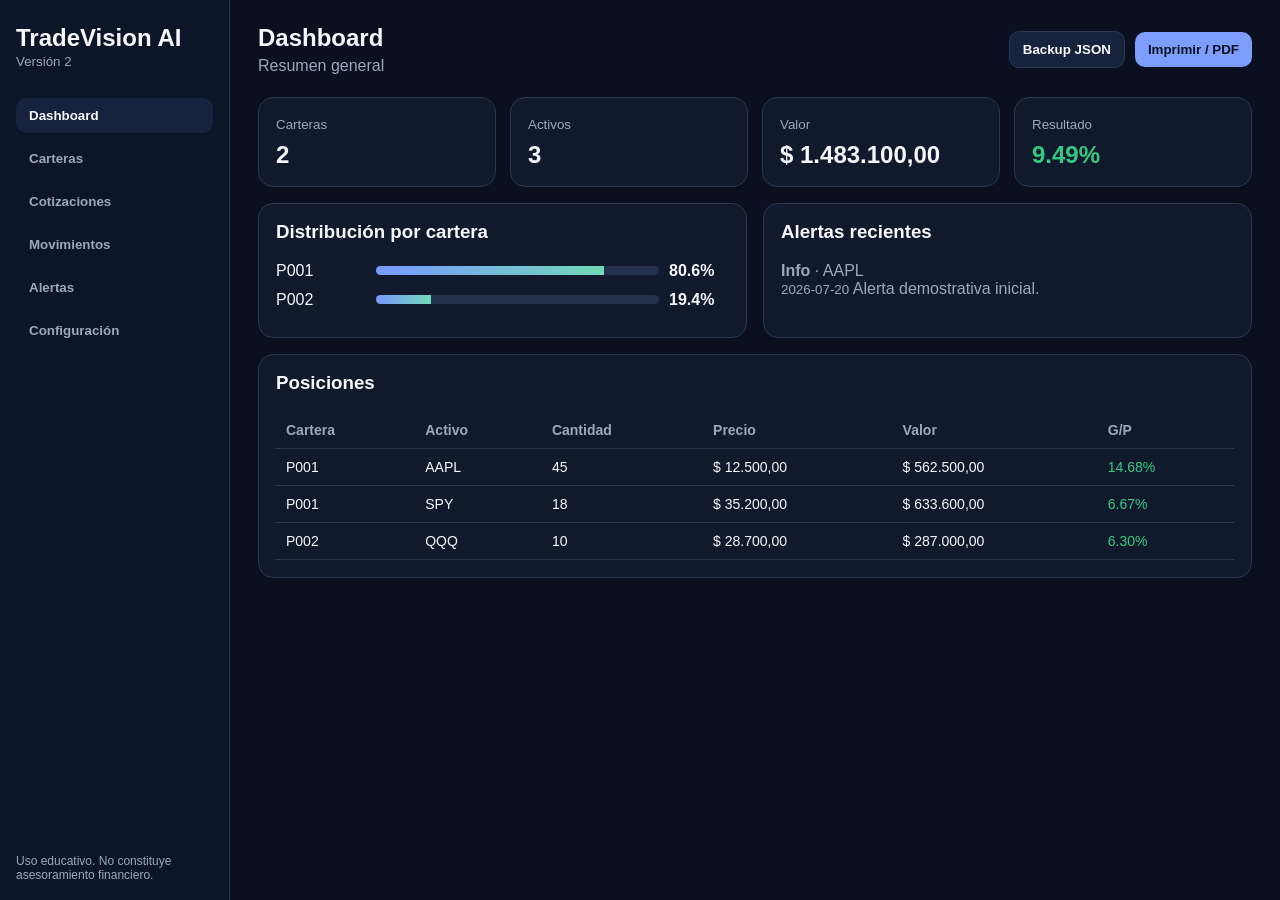
<file: tradevision-ai-v2/index.html>
<!doctype html>
<html lang="es">
<head>
  <meta charset="UTF-8">
  <meta name="viewport" content="width=device-width,initial-scale=1">
  <title>TradeVision AI V2</title>
  <link rel="stylesheet" href="styles.css">
</head>
<body>
<div class="layout">
  <aside>
    <h1>TradeVision AI</h1><small>Versión 2</small>
    <nav>
      <button class="nav active" data-view="dashboard">Dashboard</button>
      <button class="nav" data-view="portfolios">Carteras</button>
      <button class="nav" data-view="prices">Cotizaciones</button>
      <button class="nav" data-view="movements">Movimientos</button>
      <button class="nav" data-view="alerts">Alertas</button>
      <button class="nav" data-view="settings">Configuración</button>
    </nav>
    <div class="legal">Uso educativo. No constituye asesoramiento financiero.</div>
  </aside>

  <main>
    <header>
      <div><h2 id="title">Dashboard</h2><p id="subtitle">Resumen general</p></div>
      <div class="actions">
        <button id="backup" class="secondary">Backup JSON</button>
        <button onclick="window.print()">Imprimir / PDF</button>
      </div>
    </header>

    <section id="dashboard" class="view active">
      <div id="metrics" class="metrics"></div>
      <div class="grid2">
        <article class="card"><h3>Distribución por cartera</h3><div id="bars"></div></article>
        <article class="card"><h3>Alertas recientes</h3><div id="recent-alerts"></div></article>
      </div>
      <article class="card"><h3>Posiciones</h3><div class="table"><table id="summary"></table></div></article>
    </section>

    <section id="portfolios" class="view">
      <div class="toolbar"><button id="new-portfolio">Nueva cartera</button></div>
      <div id="portfolio-list"></div>
    </section>

    <section id="prices" class="view">
      <article class="card">
        <div class="cardhead">
          <div><h3>Actualización de precios</h3><p>La fuente declarada puede ser BYMADATA Open. La carga es manual o por CSV.</p></div>
          <a class="button secondary" href="https://open.bymadata.com.ar/#/dashboard" target="_blank" rel="noopener">Abrir BYMADATA</a>
        </div>
        <div class="toolbar">
          <button id="quick-price">Actualizar un precio</button>
          <label class="button secondary file">Importar CSV<input id="csv-file" type="file" accept=".csv,text/csv"></label>
          <button id="download-template" class="secondary">Descargar plantilla</button>
        </div>
        <div class="notice">Formato CSV: <b>ticker,precio,moneda,fecha,fuente</b>. Ejemplo: AAPL,18250,ARS,2026-07-20,BYMADATA Open.</div>
        <div class="table"><table id="prices-table"></table></div>
      </article>
    </section>

    <section id="movements" class="view">
      <div class="toolbar"><button id="new-movement">Registrar movimiento</button><button id="export-csv" class="secondary">Exportar CSV</button></div>
      <article class="card"><div class="table"><table id="movements-table"></table></div></article>
    </section>

    <section id="alerts" class="view">
      <div class="toolbar">
        <button id="evaluate">Evaluar señales</button>
        <button id="send-alerts">Evaluar y enviar email</button>
        <button id="test-email" class="secondary">Enviar correo de prueba</button>
      </div>
      <div class="notice">El envío usa una Netlify Function y la variable privada <b>RESEND_API_KEY</b>. El destinatario se toma de Configuración.</div>
      <div id="email-status"></div>
      <div id="alerts-list"></div>
    </section>

    <section id="settings" class="view">
      <article class="card form">
        <h3>Configuración</h3>
        <label>Email receptor<input id="email" type="email"></label>
        <label>Nombre del remitente<input id="sender-name" value="TradeVision AI"></label>
        <label>Fuente predeterminada<input id="default-source" value="BYMADATA Open"></label>
        <label>Antigüedad máxima del precio
          <select id="stale-hours"><option value="12">12 horas</option><option value="24">24 horas</option><option value="48">48 horas</option><option value="168">7 días</option></select>
        </label>
        <button id="save-settings">Guardar</button>
      </article>
      <article class="card"><h3>Códigos</h3><p>CP: medias 20/50 · MP: 50/100 · LP: 200/400 · DCA: compra periódica · TC: trade corto.</p></article>
    </section>
  </main>
</div>

<dialog id="modal">
  <form method="dialog" id="modal-form">
    <div class="modalhead"><h3 id="modal-title"></h3><button value="cancel" class="x">×</button></div>
    <div id="modal-body" class="formgrid"></div>
    <div class="modalactions"><button value="cancel" class="secondary">Cancelar</button><button id="modal-save" value="default">Guardar</button></div>
  </form>
</dialog>
<script src="app.js"></script>
</body></html>
</file>
<file: tradevision-ai-v2/styles.css>
*{box-sizing:border-box}:root{--bg:#0a1020;--panel:#111a2d;--panel2:#17233c;--line:#293752;--text:#f6f8fc;--muted:#9ca8be;--accent:#7e9eff;--good:#34ca82;--bad:#ff6f75;--warn:#f0c45d}
body{margin:0;background:var(--bg);color:var(--text);font-family:Inter,Segoe UI,Arial,sans-serif}.layout{display:grid;grid-template-columns:230px 1fr;min-height:100vh}aside{background:#0d1528;border-right:1px solid var(--line);padding:24px 16px;position:sticky;top:0;height:100vh}aside h1{margin:0}aside small{color:var(--muted)}nav{display:grid;gap:8px;margin-top:28px}.nav{background:transparent;color:var(--muted);text-align:left}.nav.active,.nav:hover{background:var(--panel2);color:var(--text)}.legal{position:absolute;bottom:18px;color:var(--muted);font-size:12px;max-width:190px}main{padding:24px 28px;min-width:0}header{display:flex;justify-content:space-between;align-items:center;margin-bottom:22px}header h2{margin:0 0 5px}header p,.card p{margin:0;color:var(--muted)}button,.button{border:0;border-radius:10px;padding:10px 13px;background:var(--accent);color:#071020;font-weight:700;cursor:pointer;text-decoration:none;display:inline-block}button.secondary,.button.secondary{background:var(--panel2);color:var(--text);border:1px solid var(--line)}.actions,.toolbar,.cardhead{display:flex;gap:10px;align-items:center;justify-content:space-between;flex-wrap:wrap}.toolbar{justify-content:flex-start;margin-bottom:14px}.view{display:none}.view.active{display:block}.metrics{display:grid;grid-template-columns:repeat(4,1fr);gap:14px;margin-bottom:16px}.metric,.card,.portfolio{background:var(--panel);border:1px solid var(--line);border-radius:15px;padding:17px}.metric small{color:var(--muted)}.metric strong{display:block;font-size:24px;margin-top:8px}.grid2{display:grid;grid-template-columns:1fr 1fr;gap:16px}.card{margin-bottom:16px}.card h3{margin-top:0}.table{overflow:auto}table{width:100%;border-collapse:collapse;font-size:14px}th,td{padding:10px;border-bottom:1px solid var(--line);text-align:left;white-space:nowrap}th{color:var(--muted)}.positive{color:var(--good)}.negative{color:var(--bad)}.neutral{color:var(--warn)}.portfolio{margin-bottom:14px}.portfolio-head{display:flex;justify-content:space-between;gap:10px}.tags{display:flex;gap:6px;flex-wrap:wrap;margin-top:8px}.tag{background:var(--panel2);border:1px solid var(--line);border-radius:999px;padding:5px 8px;font-size:12px;color:var(--muted)}.barrow{display:grid;grid-template-columns:90px 1fr 60px;gap:10px;align-items:center;margin:11px 0}.bar{height:9px;background:#24314c;border-radius:99px;overflow:hidden}.bar span{display:block;height:100%;background:linear-gradient(90deg,#7898ff,#71d9b8)}.notice{border-left:4px solid var(--accent);background:var(--panel);padding:13px;border-radius:10px;margin-bottom:15px;color:var(--muted)}.form{display:grid;gap:13px;max-width:650px}.form label,.field{display:grid;gap:6px;color:var(--muted)}input,select{background:#0b1426;color:var(--text);border:1px solid var(--line);border-radius:9px;padding:10px}.file input{display:none}.small{padding:6px 8px;font-size:12px}.status{padding:12px;border-radius:10px;margin-bottom:12px}.status.ok{background:#123527;color:#8be3b4}.status.err{background:#431d24;color:#ffabb0}dialog{width:min(650px,92vw);background:var(--panel);border:1px solid var(--line);border-radius:15px;color:var(--text);padding:0}dialog::backdrop{background:#030713cc}.modalhead,.modalactions{display:flex;justify-content:space-between;align-items:center;padding:16px;border-bottom:1px solid var(--line)}.modalactions{border-top:1px solid var(--line);border-bottom:0}.formgrid{display:grid;grid-template-columns:1fr 1fr;gap:12px;padding:16px}.span2{grid-column:1/-1}.x{background:transparent;color:white;font-size:22px}@media(max-width:850px){.layout{grid-template-columns:1fr}aside{position:relative;height:auto}.legal{display:none}nav{grid-template-columns:repeat(3,1fr)}.nav{text-align:center}.metrics{grid-template-columns:repeat(2,1fr)}.grid2{grid-template-columns:1fr}}@media(max-width:520px){main{padding:16px 10px}header{align-items:flex-start;flex-direction:column;gap:12px}.metrics{grid-template-columns:1fr}.formgrid{grid-template-columns:1fr}.span2{grid-column:auto}}@media print{aside,.actions,.toolbar{display:none!important}.layout{display:block}body,.card,.portfolio,.metric{background:white;color:black}.view{display:block!important}main{padding:0}}
</file>
